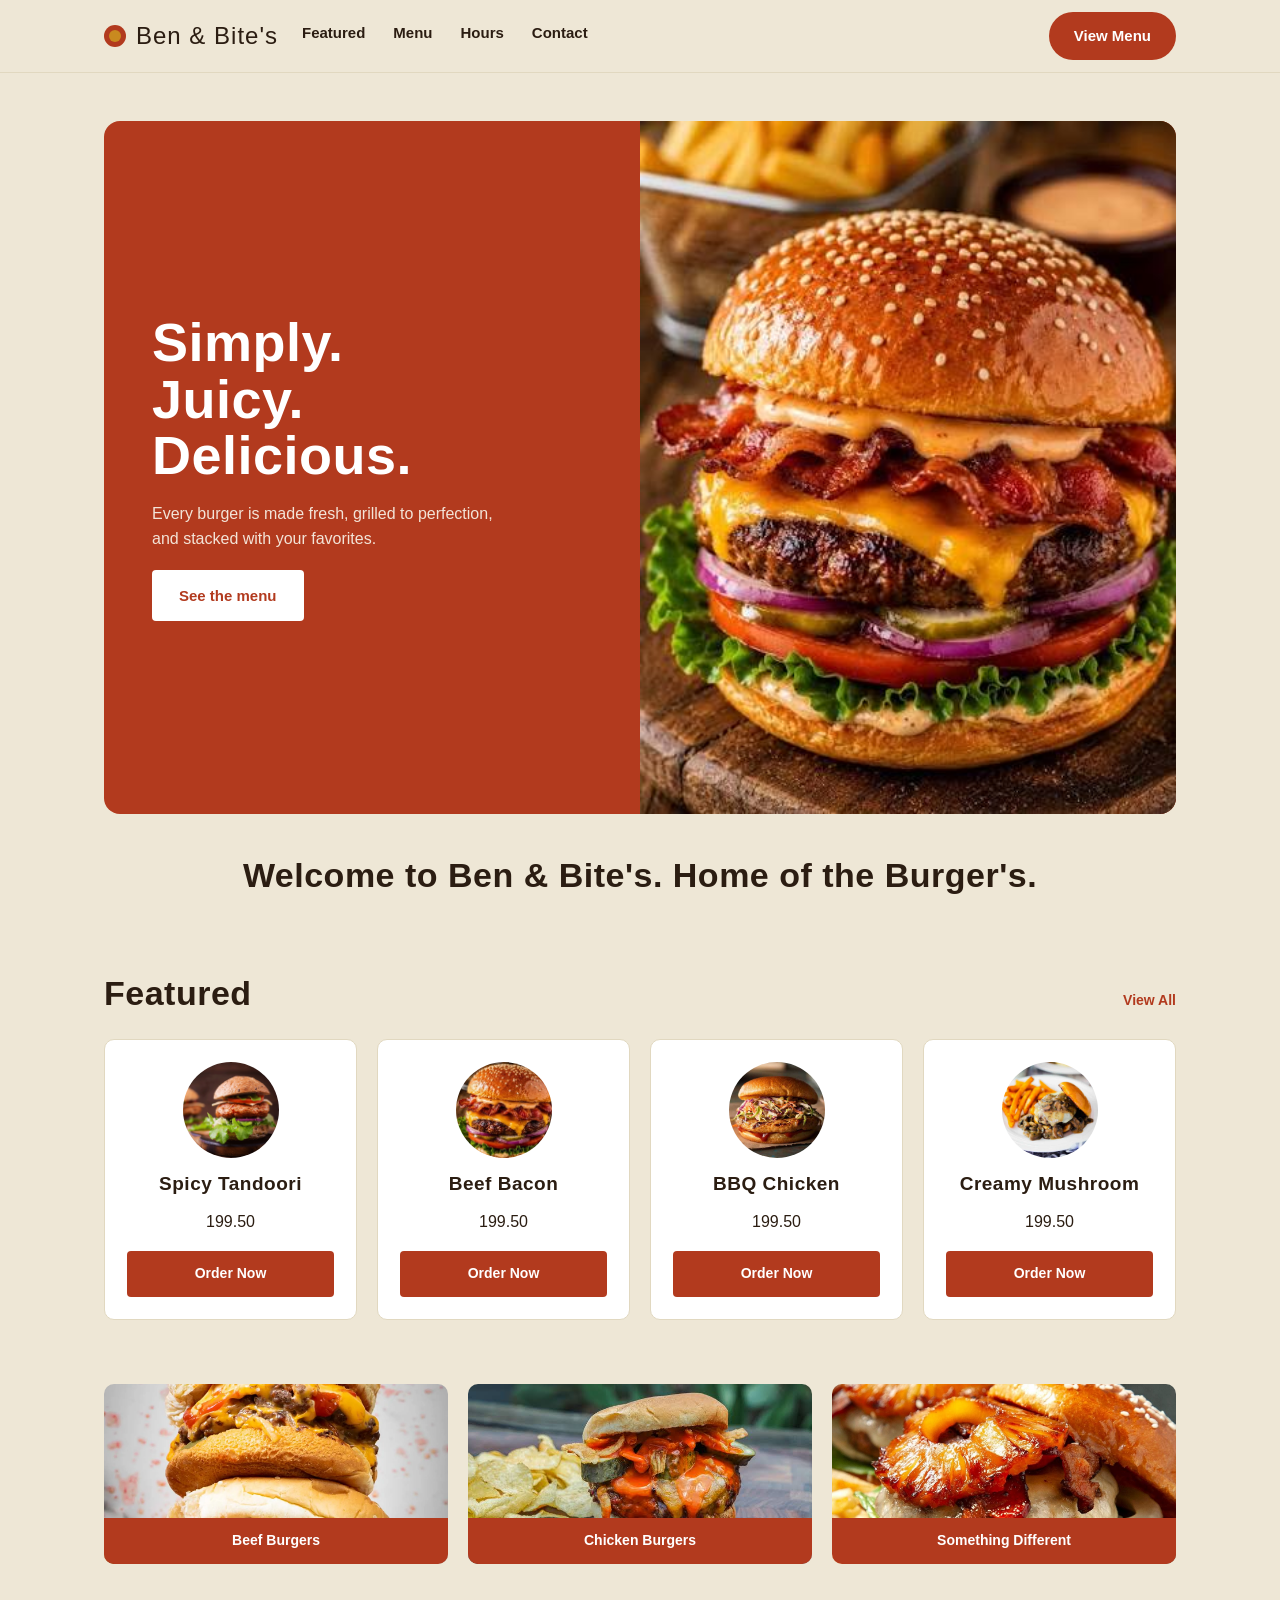
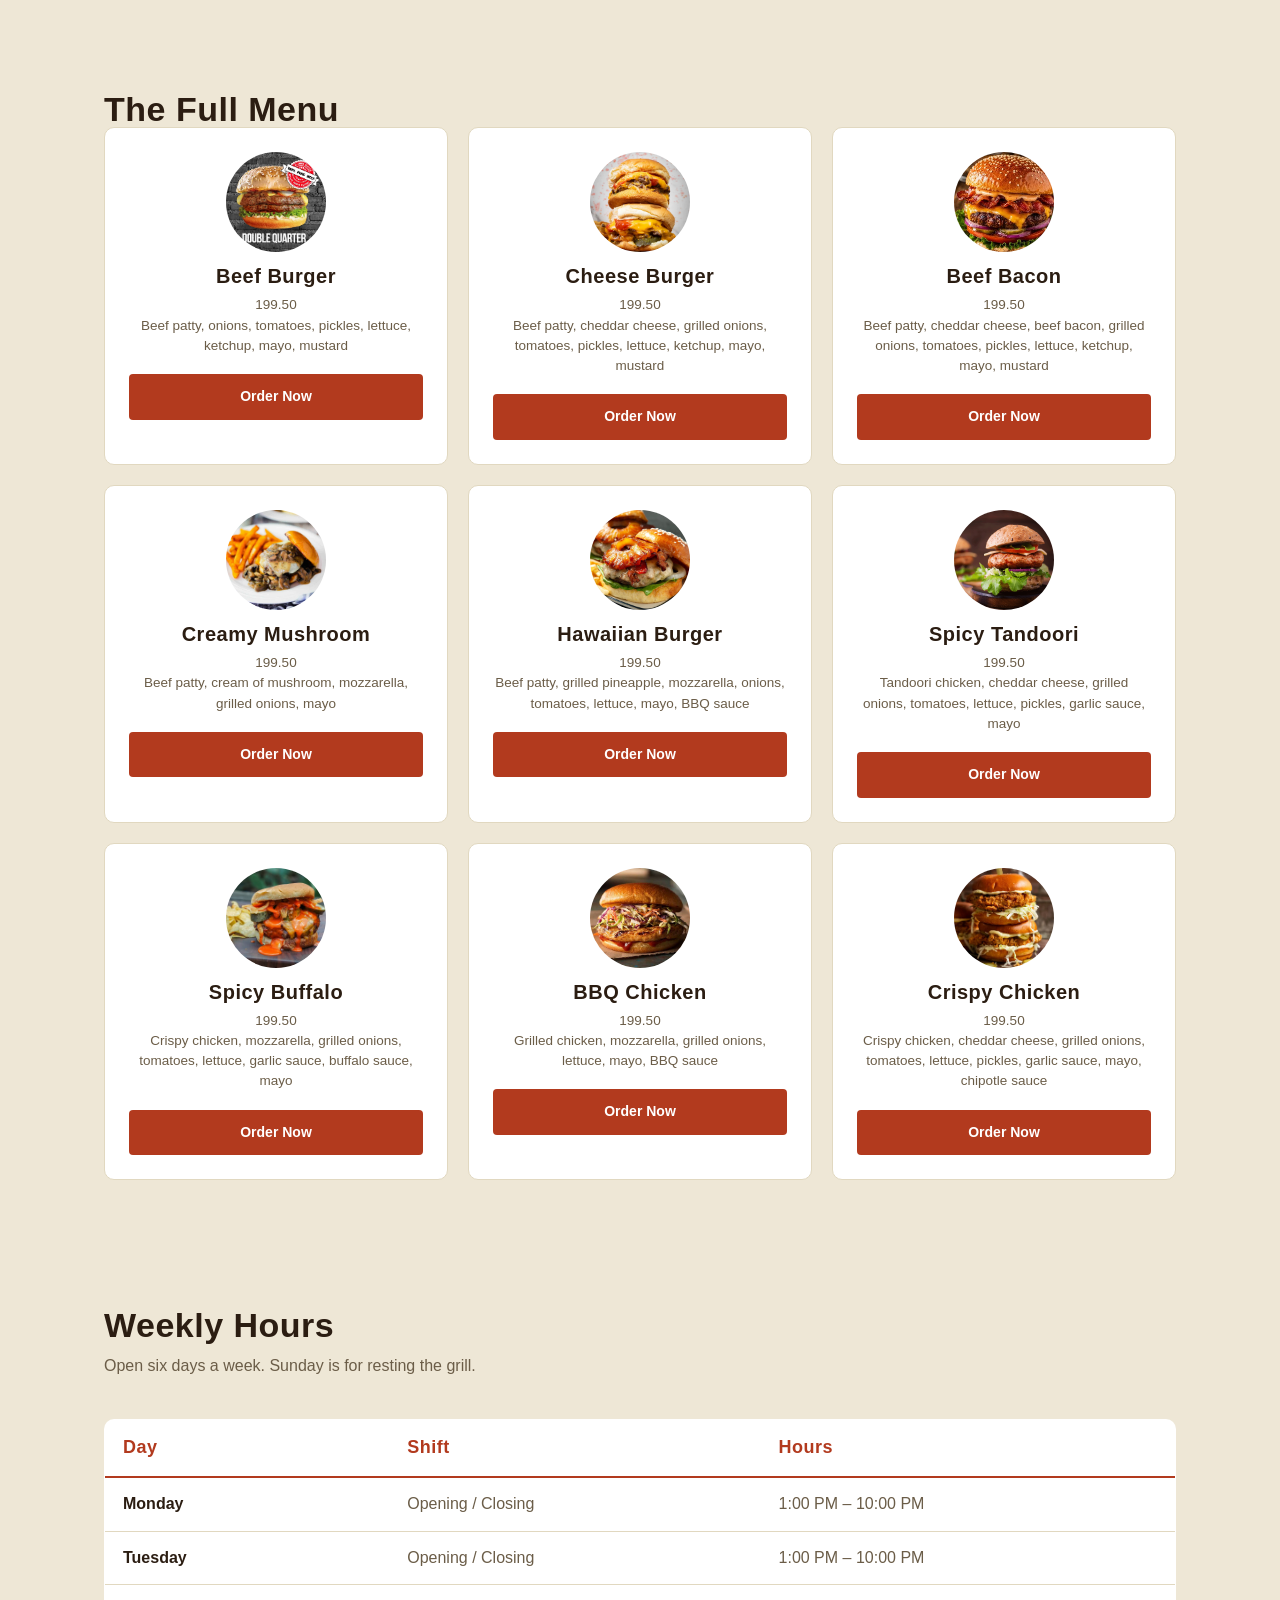
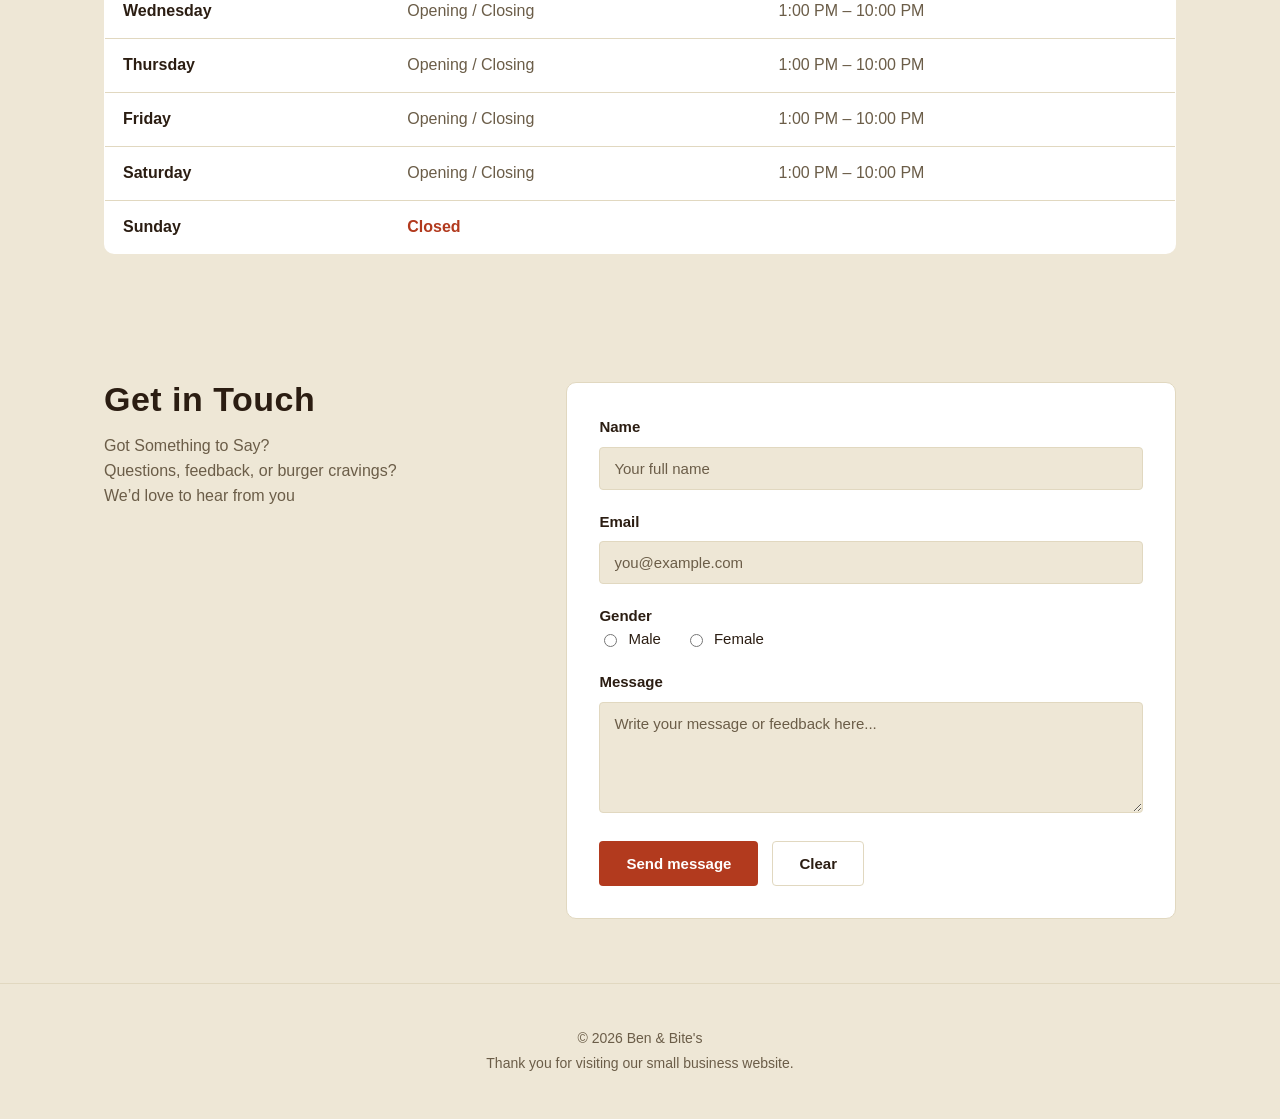
<file: index.html>
<!DOCTYPE html>
<html lang="en">
<head>
    <meta charset="UTF-8">
    <meta name="viewport" content="width=device-width, initial-scale=1.0">
    <title>Ben &amp; Bite's — Flame-Charred Burgers</title>
    <meta name="description" content="Hand-pressed, flame-charred burgers made fresh to order. See the menu, our hours, and get in touch.">
    <link rel="stylesheet" href="style.css">
</head>
<body>

    <input type="checkbox" id="nav-toggle" class="nav-toggle">

    <header class="site-header">
        <div class="header-inner">
            <a href="#top" class="logo"><span class="logo-mark"></span>Ben &amp; Bite's</a>

            <label for="nav-toggle" class="burger-btn" aria-label="Open menu">
                <span class="bun bun-top"></span>
                <span class="patty"></span>
                <span class="bun bun-bottom"></span>
            </label>

            <nav class="site-nav">
                <a href="#featured">Featured</a>
                <a href="#menu">Menu</a>
                <a href="#hours">Hours</a>
                <a href="#contact">Contact</a>
            </nav>

            <a href="#menu" class="btn btn-pill">View Menu</a>
        </div>
    </header>

    <main id="top">

        <section class="hero">
            <div class="section-inner">
                <div class="hero-banner">
                    <div class="hero-copy-panel">
                        <h1>Simply.<br>Juicy.<br>Delicious.</h1>
                        <p class="hero-copy">Every burger is made fresh, grilled to perfection, and stacked with your favorites.</p>
                        <a href="#menu" class="btn btn-primary">See the menu</a>
                    </div>
                    <div class="hero-photo">
                        <img src="images/beef_bacon_burger.jpg" alt="Beef Bacon Burger" loading="lazy">
                    </div>
                </div>

                <div class="hero-welcome">
                    <h2>Welcome to Ben &amp; Bite's. Home of the Burger's.</h2>
                </div>
            </div>
        </section>

        <section id="featured" class="featured-section">
            <div class="section-inner">
                <div class="section-heading-row">
                    <h2>Featured</h2>
                    <a href="#menu" class="view-all">View All</a>
                </div>

                <div class="featured-row">

                    <article class="feature-card">
                        <img src="images/spicy_tandoori_burger.avif" alt="Spicy Tandoori Burger" loading="lazy">
                        <h3>Spicy Tandoori</h3>
                        <p class="price">199.50</p>
                        <a href="checkout.html?item=Spicy+Tandoori" class="btn btn-primary btn-block">Order Now</a>
                    </article>

                    <article class="feature-card">
                        <img src="images/beef_bacon_burger.jpg" alt="Beef Bacon Burger" loading="lazy">
                        <h3>Beef Bacon</h3>
                        <p class="price">199.50</p>
                        <a href="checkout.html?item=Beef+Bacon" class="btn btn-primary btn-block">Order Now</a>
                    </article>

                    <article class="feature-card">
                        <img src="images/bbq_chicken_burger.jpg" alt="BBQ Chicken Burger" loading="lazy">
                        <h3>BBQ Chicken</h3>
                        <p class="price">199.50</p>
                        <a href="checkout.html?item=BBQ+Chicken" class="btn btn-primary btn-block">Order Now</a>
                    </article>

                    <article class="feature-card">
                        <img src="images/creamy_mushroom_burger.jpg" alt="Creamy Mushroom Burger" loading="lazy">
                        <h3>Creamy Mushroom</h3>
                        <p class="price">199.50</p>
                        <a href="checkout.html?item=Creamy+Mushroom" class="btn btn-primary btn-block">Order Now</a>
                    </article>

                </div>
            </div>
        </section>

        <section class="category-section">
            <div class="section-inner">
                <div class="category-row">

                    <a href="#menu" class="category-tile">
                        <img src="images/cheese_burger.webp" alt="" loading="lazy">
                        <span class="category-label">Beef Burgers</span>
                    </a>

                    <a href="#menu" class="category-tile">
                        <img src="images/spicy_bufalo_burger.jpg" alt="" loading="lazy">
                        <span class="category-label">Chicken Burgers</span>
                    </a>

                    <a href="#menu" class="category-tile">
                        <img src="images/hawaiian_burger.jpg" alt="" loading="lazy">
                        <span class="category-label">Something Different</span>
                    </a>

                </div>
            </div>
        </section>

        <section id="menu" class="menu-section">
            <div class="section-inner">
                <h2>The Full Menu</h2>

                <div class="menu-grid">

                    <article class="menu-item">
                        <img src="images/beef_burger.webp" alt="Beef Burger" loading="lazy">
                        <h3>Beef Burger</h3>
                        <p class="price">199.50</p>
                        <p>Beef patty, onions, tomatoes, pickles, lettuce, ketchup, mayo, mustard</p>
                        <a href="checkout.html?item=Beef+Burger" class="btn btn-primary btn-block">Order Now</a>
                    </article>

                    <article class="menu-item">
                        <img src="images/cheese_burger.webp" alt="Cheese Burger" loading="lazy">
                        <h3>Cheese Burger</h3>
                        <p class="price">199.50</p>
                        <p>Beef patty, cheddar cheese, grilled onions, tomatoes, pickles, lettuce, ketchup, mayo, mustard</p>
                        <a href="checkout.html?item=Cheese+Burger" class="btn btn-primary btn-block">Order Now</a>
                    </article>

                    <article class="menu-item">
                        <img src="images/beef_bacon_burger.jpg" alt="Beef Bacon Burger" loading="lazy">
                        <h3>Beef Bacon</h3>
                        <p class="price">199.50</p>
                        <p>Beef patty, cheddar cheese, beef bacon, grilled onions, tomatoes, pickles, lettuce, ketchup, mayo, mustard</p>
                        <a href="checkout.html?item=Beef+Bacon" class="btn btn-primary btn-block">Order Now</a>
                    </article>

                    <article class="menu-item">
                        <img src="images/creamy_mushroom_burger.jpg" alt="Creamy Mushroom Burger" loading="lazy">
                        <h3>Creamy Mushroom</h3>
                        <p class="price">199.50</p>
                        <p>Beef patty, cream of mushroom, mozzarella, grilled onions, mayo</p>
                        <a href="checkout.html?item=Creamy+Mushroom" class="btn btn-primary btn-block">Order Now</a>
                    </article>

                    <article class="menu-item">
                        <img src="images/hawaiian_burger.jpg" alt="Hawaiian Burger" loading="lazy">
                        <h3>Hawaiian Burger</h3>
                        <p class="price">199.50</p>
                        <p>Beef patty, grilled pineapple, mozzarella, onions, tomatoes, lettuce, mayo, BBQ sauce</p>
                        <a href="checkout.html?item=Hawaiian+Burger" class="btn btn-primary btn-block">Order Now</a>
                    </article>

                    <article class="menu-item">
                        <img src="images/spicy_tandoori_burger.avif" alt="Spicy Tandoori Burger" loading="lazy">
                        <h3>Spicy Tandoori</h3>
                        <p class="price">199.50</p>
                        <p>Tandoori chicken, cheddar cheese, grilled onions, tomatoes, lettuce, pickles, garlic sauce, mayo</p>
                        <a href="checkout.html?item=Spicy+Tandoori" class="btn btn-primary btn-block">Order Now</a>
                    </article>

                    <article class="menu-item">
                        <img src="images/spicy_bufalo_burger.jpg" alt="Spicy Buffalo Burger" loading="lazy">
                        <h3>Spicy Buffalo</h3>
                        <p class="price">199.50</p>
                        <p>Crispy chicken, mozzarella, grilled onions, tomatoes, lettuce, garlic sauce, buffalo sauce, mayo</p>
                        <a href="checkout.html?item=Spicy+Buffalo" class="btn btn-primary btn-block">Order Now</a>
                    </article>

                    <article class="menu-item">
                        <img src="images/bbq_chicken_burger.jpg" alt="BBQ Chicken Burger" loading="lazy">
                        <h3>BBQ Chicken</h3>
                        <p class="price">199.50</p>
                        <p>Grilled chicken, mozzarella, grilled onions, lettuce, mayo, BBQ sauce</p>
                        <a href="checkout.html?item=BBQ+Chicken" class="btn btn-primary btn-block">Order Now</a>
                    </article>

                    <article class="menu-item">
                        <img src="images/crispy_chickenn_burger.webp" alt="Crispy Chicken Burger" loading="lazy">
                        <h3>Crispy Chicken</h3>
                        <p class="price">199.50</p>
                        <p>Crispy chicken, cheddar cheese, grilled onions, tomatoes, lettuce, pickles, garlic sauce, mayo, chipotle sauce</p>
                        <a href="checkout.html?item=Crispy+Chicken" class="btn btn-primary btn-block">Order Now</a>
                    </article>

                </div>
            </div>
        </section>

        <section id="hours" class="hours-section">
            <div class="section-inner">
                <h2>Weekly Hours</h2>
                <p class="section-lede">Open six days a week. Sunday is for resting the grill.</p>

                <table class="hours-table">
                    <thead>
                        <tr>
                            <th scope="col">Day</th>
                            <th scope="col">Shift</th>
                            <th scope="col">Hours</th>
                        </tr>
                    </thead>
                    <tbody>
                        <tr>
                            <th scope="row">Monday</th>
                            <td>Opening / Closing</td>
                            <td>1:00 PM &ndash; 10:00 PM</td>
                        </tr>
                        <tr>
                            <th scope="row">Tuesday</th>
                            <td>Opening / Closing</td>
                            <td>1:00 PM &ndash; 10:00 PM</td>
                        </tr>
                        <tr>
                            <th scope="row">Wednesday</th>
                            <td>Opening / Closing</td>
                            <td>1:00 PM &ndash; 10:00 PM</td>
                        </tr>
                        <tr>
                            <th scope="row">Thursday</th>
                            <td>Opening / Closing</td>
                            <td>1:00 PM &ndash; 10:00 PM</td>
                        </tr>
                        <tr>
                            <th scope="row">Friday</th>
                            <td>Opening / Closing</td>
                            <td>1:00 PM &ndash; 10:00 PM</td>
                        </tr>
                        <tr>
                            <th scope="row">Saturday</th>
                            <td>Opening / Closing</td>
                            <td>1:00 PM &ndash; 10:00 PM</td>
                        </tr>
                        <tr class="day-off">
                            <th scope="row">Sunday</th>
                            <td colspan="2">Closed</td>
                        </tr>
                    </tbody>
                </table>
            </div>
        </section>

        <section id="contact" class="contact-section">
            <div class="section-inner contact-grid">
                <div class="contact-intro">
                    <h2>Get in Touch</h2>
                    <p>Got Something to Say?<br>Questions, feedback, or burger cravings?<br> We’d love to hear from you</p>
                </div>

                <form class="contact-form" action="#" method="post">

                    <div class="field">
                        <label for="name">Name</label>
                        <input type="text" id="name" name="name" placeholder="Your full name" required>
                    </div>

                    <div class="field">
                        <label for="email">Email</label>
                        <input type="email" id="email" name="email" placeholder="you@example.com" required>
                    </div>

                    <fieldset class="field">
                        <legend>Gender</legend>
                        <div class="radio-row">
                            <label class="radio-label"><input type="radio" id="male" name="gender" value="male"> Male</label>
                            <label class="radio-label"><input type="radio" id="female" name="gender" value="female"> Female</label>
                        </div>
                    </fieldset>

                    <div class="field">
                        <label for="message">Message</label>
                        <textarea id="message" name="message" rows="5" placeholder="Write your message or feedback here..." required></textarea>
                    </div>

                    <div class="field-actions">
                        <button type="submit" class="btn btn-primary">Send message</button>
                        <button type="reset" class="btn btn-ghost">Clear</button>
                    </div>

                </form>
            </div>
        </section>

    </main>

    <footer class="site-footer">
        <p>&copy; 2026 Ben &amp; Bite's</p>
        <p>Thank you for visiting our small business website.</p>
    </footer>

</body>
</html>
</file>
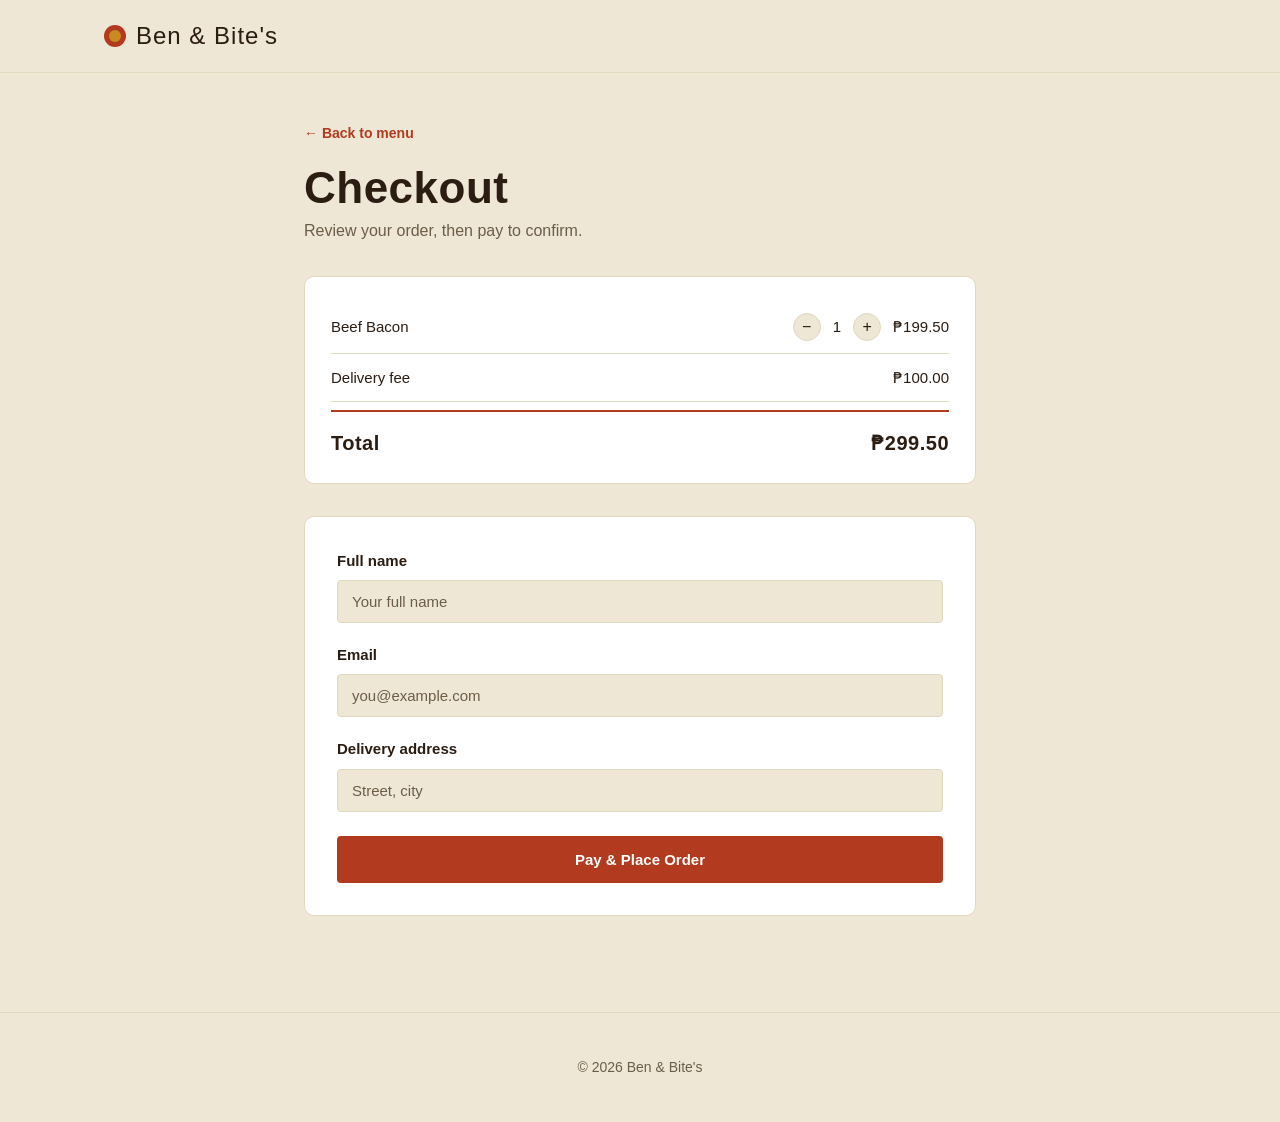
<file: checkout.html>
<!DOCTYPE html>
<html lang="en">
<head>
    <meta charset="UTF-8">
    <meta name="viewport" content="width=device-width, initial-scale=1.0">
    <title>Checkout — Ben &amp; Bite's</title>
    <meta name="description" content="Review your order and complete payment.">
    <link rel="stylesheet" href="style.css">
</head>
<body>

    <header class="site-header">
        <div class="header-inner">
            <a href="index.html" class="logo"><span class="logo-mark"></span>Ben &amp; Bite's</a>
        </div>
    </header>

    <main>
        <section class="checkout-section" id="checkout-view">
            <a href="index.html#featured" class="back-link">&larr; Back to menu</a>
            <h1>Checkout</h1>
            <p class="checkout-sub">Review your order, then pay to confirm.</p>

            <div class="order-summary" id="order-summary">
            </div>

            <form class="checkout-form" id="payment-form">
                <div class="field">
                    <label for="full-name">Full name</label>
                    <input type="text" id="full-name" name="full-name" placeholder="Your full name" required>
                </div>

                <div class="field">
                    <label for="checkout-email">Email</label>
                    <input type="email" id="checkout-email" name="checkout-email" placeholder="you@example.com" required>
                </div>

                <div class="field">
                    <label for="address">Delivery address</label>
                    <input type="text" id="address" name="address" placeholder="Street, city" required>
                </div>

                <button type="submit" class="pay-btn" id="pay-btn">Pay &amp; Place Order</button>
            </form>
        </section>

        <section class="confirmation" id="confirmation-view">
            <h2>Order confirmed!</h2>
            <p id="confirmation-text"></p>
            <a href="index.html" class="btn btn-primary" style="display:inline-block;margin-top:20px;">Back to home</a>
        </section>
    </main>

    <footer class="site-footer">
        <p>&copy; 2026 Ben &amp; Bite's</p>
    </footer>

    <script>
        const PRICES = {
            "Spicy Tandoori": 199.50,
            "Beef Bacon": 199.50,
            "BBQ Chicken": 199.50,
            "Creamy Mushroom": 199.50,
            "Beef Burger": 199.50,
            "Cheese Burger": 199.50,
            "Hawaiian Burger": 199.50,
            "Spicy Buffalo": 199.50,
            "Crispy Chicken": 199.50
        };
        const DELIVERY_FEE = 100;

        const params = new URLSearchParams(window.location.search);
        const itemName = params.get('item') || 'Beef Bacon';
        const price = PRICES[itemName] !== undefined ? PRICES[itemName] : 199.50;
        let qty = 1;

        function renderSummary() {
            const subtotal = price * qty;
            const total = subtotal + DELIVERY_FEE;
            document.getElementById('order-summary').innerHTML = `
                <div class="order-line">
                    <span>${itemName}</span>
                    <div class="qty-controls">
                        <button type="button" id="qty-minus" aria-label="Decrease quantity">&minus;</button>
                        <span id="qty-value">${qty}</span>
                        <button type="button" id="qty-plus" aria-label="Increase quantity">+</button>
                        <span>₱${subtotal.toFixed(2)}</span>
                    </div>
                </div>
                <div class="order-line">
                    <span>Delivery fee</span>
                    <span>₱${DELIVERY_FEE.toFixed(2)}</span>
                </div>
                <div class="order-total">
                    <span>Total</span>
                    <span id="order-total-value">₱${total.toFixed(2)}</span>
                </div>
            `;
            document.getElementById('qty-minus').addEventListener('click', () => {
                if (qty > 1) { qty--; renderSummary(); }
            });
            document.getElementById('qty-plus').addEventListener('click', () => {
                qty++; renderSummary();
            });
        }

        renderSummary();

        document.getElementById('payment-form').addEventListener('submit', function (e) {
            e.preventDefault();
            const total = (price * qty + DELIVERY_FEE).toFixed(2);
            document.getElementById('confirmation-text').textContent =
                `Thanks! Your ${itemName} order (x${qty}) for ₱${total} is on its way to the kitchen.`;
            document.getElementById('checkout-view').style.display = 'none';
            document.getElementById('confirmation-view').style.display = 'block';
            window.scrollTo({ top: 0, behavior: 'smooth' });
        });
    </script>

</body>
</html>
</file>
<file: style.css>
:root {
    --bg: #EEE7D6;
    --bg-raised: #FFFFFF;
    --ink: #2B1D12;
    --muted: #6B5D48;
    --ember: #B23A1E;
    --ember-dark: #8F2E15;
    --mustard: #C98A1F;
    --line: #E1D8C0;

    --font-display: "Bebas Neue", "Arial Narrow", sans-serif;
    --font-body: "Work Sans", -apple-system, sans-serif;

    --max-width: 1120px;
}

* {
    box-sizing: border-box;
}

html {
    scroll-behavior: smooth;
}

@media (prefers-reduced-motion: reduce) {
    html {
        scroll-behavior: auto;
    }
    * {
        animation-duration: 0.001ms !important;
        transition-duration: 0.001ms !important;
    }
}

body {
    margin: 0;
    background: var(--bg);
    color: var(--ink);
    font-family: var(--font-body);
    line-height: 1.55;
    -webkit-font-smoothing: antialiased;
}

img {
    max-width: 100%;
    display: block;
}

a {
    color: inherit;
}

h1, h2, h3 {
    font-family: var(--font-display);
    letter-spacing: 0.5px;
    line-height: 1.05;
    margin: 0;
}

.section-inner,
.header-inner {
    max-width: var(--max-width);
    margin: 0 auto;
    padding: 0 24px;
}

a:focus-visible,
button:focus-visible,
input:focus-visible,
textarea:focus-visible,
label.burger-btn:focus-visible {
    outline: 2px solid var(--ember);
    outline-offset: 3px;
}

.btn {
    display: inline-block;
    font-family: var(--font-body);
    font-weight: 600;
    font-size: 15px;
    padding: 13px 26px;
    border-radius: 4px;
    text-decoration: none;
    border: 1px solid transparent;
    cursor: pointer;
}

.btn-primary {
    background: var(--ember);
    color: #FFFFFF;
}

.btn-primary:hover {
    background: var(--ember-dark);
}

.btn-ghost {
    background: transparent;
    border-color: var(--line);
    color: var(--ink);
}

.btn-ghost:hover {
    border-color: var(--muted);
}

.btn-pill {
    background: var(--ember);
    color: #FFFFFF;
    border-radius: 999px;
    padding: 11px 24px;
}

.btn-pill:hover {
    background: var(--ember-dark);
}

.btn-block {
    display: block;
    text-align: center;
    width: 100%;
    padding: 11px 18px;
    font-size: 14px;
}

.nav-toggle {
    display: none;
}

.site-header {
    position: sticky;
    top: 0;
    z-index: 10;
    background: rgba(238, 231, 214, 0.94);
    backdrop-filter: blur(6px);
    border-bottom: 1px solid var(--line);
}

.header-inner {
    display: flex;
    align-items: center;
    gap: 24px;
    height: 72px;
}

.logo {
    display: flex;
    align-items: center;
    gap: 10px;
    font-family: var(--font-display);
    font-size: 24px;
    letter-spacing: 1px;
    text-decoration: none;
    color: var(--ink);
}

.logo-mark {
    width: 22px;
    height: 22px;
    border-radius: 50%;
    background: var(--ember);
    position: relative;
    flex-shrink: 0;
}

.logo-mark::after {
    content: "";
    position: absolute;
    inset: 5px;
    border-radius: 50%;
    background: var(--mustard);
}

.site-nav {
    display: flex;
    gap: 28px;
    flex: 1;
}

.site-nav a {
    text-decoration: none;
    font-weight: 600;
    font-size: 15px;
    color: var(--ink);
    border-bottom: 2px solid transparent;
    padding-bottom: 4px;
}

.site-nav a:hover {
    border-bottom-color: var(--ember);
}

.burger-btn {
    display: none;
    flex-direction: column;
    justify-content: center;
    gap: 5px;
    width: 34px;
    height: 30px;
    cursor: pointer;
}

.burger-btn .bun,
.burger-btn .patty {
    display: block;
    height: 4px;
    border-radius: 3px;
    background: var(--ink);
}

.burger-btn .patty {
    background: var(--ember);
}

.hero {
    padding: 48px 0 0;
}

.hero-banner {
    display: grid;
    grid-template-columns: 1fr 1fr;
    align-items: stretch;
    border-radius: 16px;
    overflow: hidden;
    background: var(--ember);
    min-height: 360px;
}

.hero-copy-panel {
    padding: 48px;
    display: flex;
    flex-direction: column;
    justify-content: center;
    gap: 18px;
    color: #FFFFFF;
}

.hero-kicker {
    font-weight: 600;
    font-size: 14px;
    color: var(--mustard);
    margin: 0;
}

.hero-copy-panel h1 {
    font-size: clamp(36px, 5vw, 54px);
    color: #FFFFFF;
}

.hero-copy {
    color: #F3E4D8;
    font-size: 16px;
    max-width: 40ch;
    margin: 0;
}

.hero-copy-panel .btn-primary {
    background: #FFFFFF;
    color: var(--ember);
    align-self: flex-start;
}

.hero-copy-panel .btn-primary:hover {
    background: var(--mustard);
    color: #FFFFFF;
}

.hero-photo {
    overflow: hidden;
}

.hero-photo img {
    width: 100%;
    height: 100%;
    object-fit: cover;
}

.hero-welcome {
    text-align: center;
    padding: 44px 0 8px;
}

.hero-welcome h2 {
    font-size: clamp(24px, 3.4vw, 34px);
    margin-bottom: 10px;
}

.hero-welcome p {
    color: var(--muted);
    font-size: 15px;
    margin: 0;
}

section {
    padding: 64px 0;
}

section h2 {
    font-size: 34px;
}

.section-lede {
    color: var(--muted);
    font-size: 16px;
    margin: 10px 0 40px;
    max-width: 60ch;
}

.section-heading-row {
    display: flex;
    align-items: baseline;
    justify-content: space-between;
    margin-bottom: 28px;
}

.view-all {
    text-decoration: none;
    font-weight: 600;
    font-size: 14px;
    color: var(--ember);
}

.view-all:hover {
    text-decoration: underline;
}

.featured-row {
    display: grid;
    grid-template-columns: repeat(4, 1fr);
    gap: 20px;
}

.feature-card {
    background: var(--bg-raised);
    border: 1px solid var(--line);
    border-radius: 10px;
    padding: 22px;
    text-align: center;
}

.feature-card img {
    width: 96px;
    height: 96px;
    object-fit: cover;
    border-radius: 50%;
    margin: 0 auto 16px;
}

.feature-card h3 {
    font-size: 19px;
    margin-bottom: 16px;
}

.category-section {
    padding-top: 0;
}

.category-row {
    display: grid;
    grid-template-columns: repeat(3, 1fr);
    gap: 20px;
}

.category-tile {
    position: relative;
    display: block;
    text-decoration: none;
    border-radius: 10px;
    overflow: hidden;
    height: 180px;
}

.category-tile img {
    width: 100%;
    height: 100%;
    object-fit: cover;
}

.category-label {
    position: absolute;
    left: 0;
    right: 0;
    bottom: 0;
    background: var(--ember);
    color: #FFFFFF;
    text-align: center;
    font-weight: 700;
    font-size: 14px;
    padding: 12px 8px;
}

.menu-grid {
    display: grid;
    grid-template-columns: repeat(3, 1fr);
    gap: 20px;
}

.menu-item {
    background: var(--bg-raised);
    border: 1px solid var(--line);
    border-radius: 10px;
    padding: 24px;
    text-align: center;
}

.menu-item img {
    margin: 0 auto 14px;
    width: 100px;
    height: 100px;
    object-fit: cover;
    border-radius: 50%;
}

.menu-item h3 {
    font-size: 20px;
    margin-bottom: 8px;
}

.menu-item p {
    font-size: 13.5px;
    color: var(--muted);
    margin: 0;
    line-height: 1.5;
}

.menu-item .btn-block {
    margin-top: 18px;
}

.hours-table {
    width: 100%;
    border-collapse: collapse;
    font-size: 16px;
    background: var(--bg-raised);
    border: 1px solid var(--line);
    border-radius: 10px;
    overflow: hidden;
}

.hours-table th,
.hours-table td {
    text-align: left;
    padding: 14px 18px;
    border-bottom: 1px solid var(--line);
}

.hours-table thead th {
    font-family: var(--font-display);
    letter-spacing: 0.5px;
    font-size: 18px;
    color: var(--ember);
    border-bottom: 2px solid var(--ember);
}

.hours-table tbody th {
    font-weight: 600;
    color: var(--ink);
}

.hours-table tbody td {
    color: var(--muted);
}

.hours-table .day-off td {
    color: var(--ember);
    font-weight: 600;
}

.contact-grid {
    display: grid;
    grid-template-columns: 0.8fr 1.2fr;
    gap: 56px;
    align-items: start;
}

.contact-intro p {
    color: var(--muted);
    max-width: 42ch;
}

.contact-form {
    display: flex;
    flex-direction: column;
    gap: 20px;
    background: var(--bg-raised);
    border: 1px solid var(--line);
    border-radius: 10px;
    padding: 32px;
}

.field {
    display: flex;
    flex-direction: column;
    gap: 8px;
    border: none;
    padding: 0;
    margin: 0;
}

.field legend {
    padding: 0;
    font-weight: 600;
    font-size: 15px;
}

label {
    font-weight: 600;
    font-size: 15px;
}

input[type="text"],
input[type="email"],
textarea {
    background: var(--bg);
    border: 1px solid var(--line);
    border-radius: 4px;
    padding: 12px 14px;
    color: var(--ink);
    font-family: var(--font-body);
    font-size: 15px;
}

input[type="text"]::placeholder,
input[type="email"]::placeholder,
textarea::placeholder {
    color: var(--muted);
}

input[type="text"]:focus,
input[type="email"]:focus,
textarea:focus {
    border-color: var(--ember);
}

.radio-row {
    display: flex;
    gap: 24px;
}

.radio-label {
    display: flex;
    align-items: center;
    gap: 8px;
    font-weight: 400;
}

.field-actions {
    display: flex;
    gap: 14px;
    margin-top: 8px;
}

.site-footer {
    padding: 40px 24px;
    text-align: center;
    color: var(--muted);
    font-size: 14px;
    border-top: 1px solid var(--line);
}

.site-footer p {
    margin: 4px 0;
}

@media (max-width: 860px) {
    .contact-grid {
        grid-template-columns: 1fr;
    }

    .menu-grid {
        grid-template-columns: repeat(2, 1fr);
    }

    .featured-row {
        grid-template-columns: repeat(2, 1fr);
    }

    .hero-banner {
        grid-template-columns: 1fr;
    }

    .hero-photo {
        order: -1;
        height: 220px;
    }
}

@media (max-width: 640px) {
    .menu-grid,
    .featured-row,
    .category-row {
        grid-template-columns: 1fr;
    }

    section {
        padding: 48px 0;
    }

    .hero {
        padding: 32px 0 0;
    }

    .hero-copy-panel {
        padding: 32px 24px;
    }

    .burger-btn {
        display: flex;
    }

    .site-nav {
        position: absolute;
        top: 72px;
        left: 0;
        right: 0;
        flex-direction: column;
        gap: 0;
        background: var(--bg-raised);
        border-bottom: 1px solid var(--line);
        max-height: 0;
        overflow: hidden;
        transition: max-height 0.25s ease;
    }

    .site-nav a {
        padding: 16px 24px;
        border-bottom: 1px solid var(--line);
    }

    .nav-toggle:checked ~ .site-header .site-nav {
        max-height: 260px;
    }

    .btn-pill {
        display: none;
    }

    .hours-table {
        font-size: 14px;
    }

    .hours-table th,
    .hours-table td {
        padding: 10px 8px;
    }
}

.checkout-section {
    max-width: 720px;
    margin: 0 auto;
    padding: 48px 24px 96px;
}

.checkout-section h1 {
    font-size: clamp(32px, 5vw, 44px);
    margin-bottom: 4px;
}

.checkout-sub {
    color: var(--muted);
    margin: 8px 0 32px;
}

.back-link {
    display: inline-block;
    margin-bottom: 20px;
    color: var(--ember);
    text-decoration: none;
    font-weight: 600;
    font-size: 14px;
}

.back-link:hover {
    text-decoration: underline;
}

.order-summary {
    background: var(--bg-raised);
    border: 1px solid var(--line);
    border-radius: 10px;
    padding: 24px 26px;
    margin-bottom: 32px;
}

.order-line {
    display: flex;
    justify-content: space-between;
    align-items: center;
    padding: 12px 0;
    border-bottom: 1px solid var(--line);
    font-size: 15px;
}

.order-line:last-of-type {
    border-bottom: none;
}

.order-line .qty-controls {
    display: flex;
    align-items: center;
    gap: 12px;
}

.order-line .qty-controls button {
    width: 28px;
    height: 28px;
    border-radius: 50%;
    border: 1px solid var(--line);
    background: var(--bg);
    color: var(--ink);
    cursor: pointer;
    font-size: 16px;
    line-height: 1;
}

.order-line .qty-controls button:hover {
    border-color: var(--ember);
    color: var(--ember);
}

.order-total {
    display: flex;
    justify-content: space-between;
    font-weight: 700;
    font-family: var(--font-display);
    font-size: 20px;
    letter-spacing: 0.5px;
    padding-top: 16px;
    margin-top: 8px;
    border-top: 2px solid var(--ember);
    color: var(--ink);
}

.checkout-form {
    background: var(--bg-raised);
    border: 1px solid var(--line);
    border-radius: 10px;
    padding: 32px;
    display: flex;
    flex-direction: column;
    gap: 20px;
}

.checkout-form .form-row {
    display: flex;
    gap: 16px;
}

.checkout-form .form-row .field {
    flex: 1;
}

input#card-number,
input#expiry,
input#cvc,
input#full-name,
input#checkout-email,
input#address {
    background: var(--bg);
    border: 1px solid var(--line);
    border-radius: 4px;
    padding: 12px 14px;
    color: var(--ink);
    font-family: var(--font-body);
    font-size: 15px;
    width: 100%;
}

input#card-number:focus,
input#expiry:focus,
input#cvc:focus,
input#full-name:focus,
input#checkout-email:focus,
input#address:focus {
    border-color: var(--ember);
    outline: none;
}

.pay-btn {
    width: 100%;
    padding: 15px;
    border: none;
    border-radius: 4px;
    background: var(--ember);
    color: #FFFFFF;
    font-family: var(--font-body);
    font-weight: 700;
    font-size: 15px;
    cursor: pointer;
    margin-top: 4px;
}

.pay-btn:hover {
    background: var(--ember-dark);
}

.confirmation {
    display: none;
    max-width: 560px;
    margin: 0 auto;
    text-align: center;
    padding: 80px 24px;
}

.confirmation h2 {
    font-size: clamp(28px, 4vw, 38px);
    margin-bottom: 14px;
    color: var(--ember);
}

.confirmation p {
    color: var(--muted);
    font-size: 16px;
}
</file>
